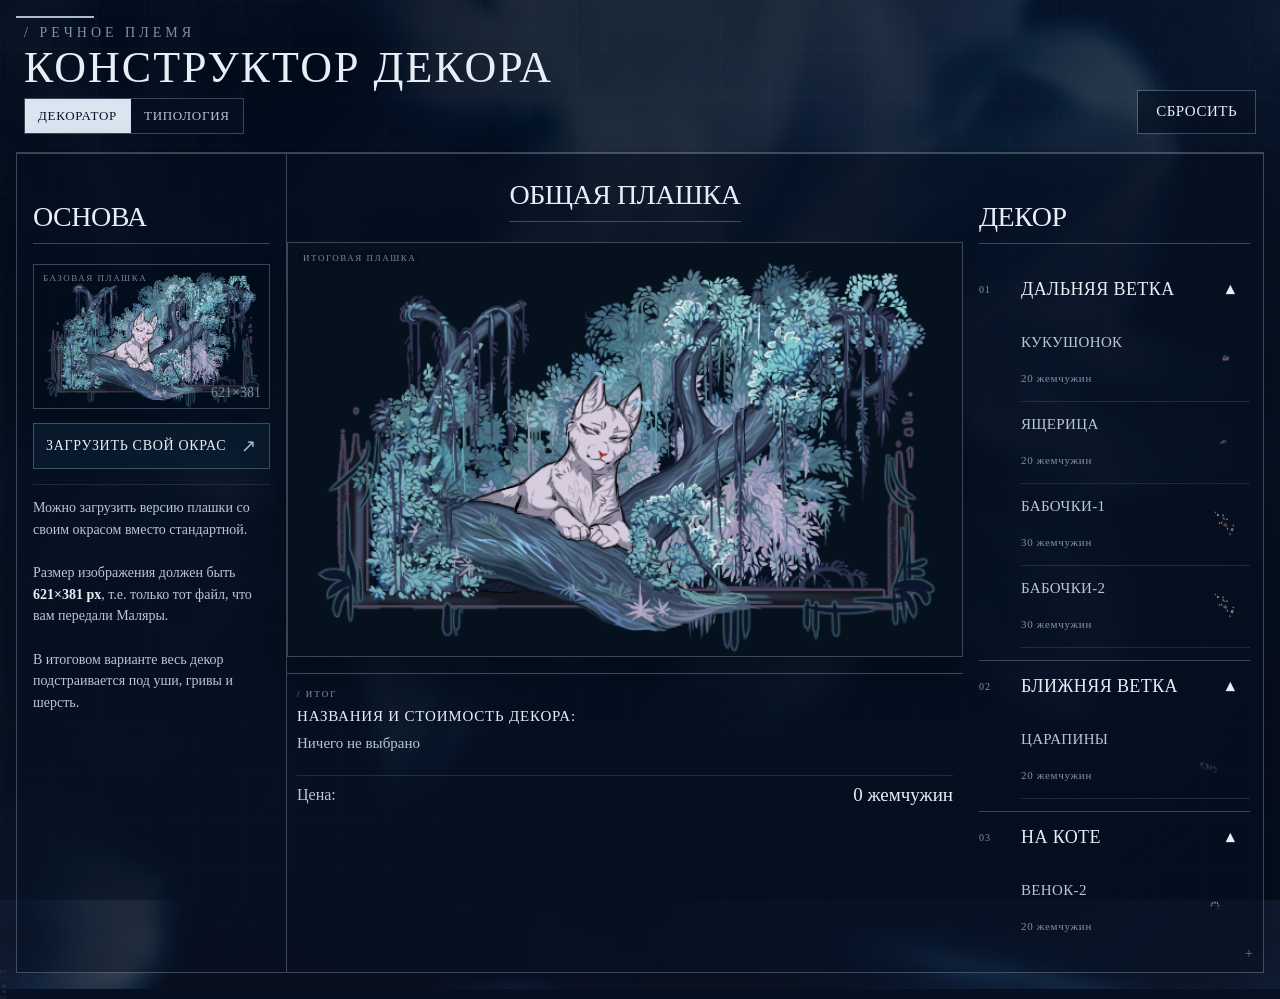
<file: index.html>
<!doctype html>
<html lang="ru">

<head>
  <meta charset="UTF-8">
  <meta
    name="viewport"
    content="width=device-width, initial-scale=1.0"
  >

  <title>Конструктор декора</title>

  <link
    rel="stylesheet"
    href="style.css"
  >
</head>


<body>

<main class="app">


  <!--    ВЕРХНЯЯ ПАНЕЛЬ  -->

 <header class="topbar">

  <div class="brand-area">

    <h1>
      Конструктор декора
    </h1>

    <nav class="site-tabs" aria-label="Навигация">

      <a
        href="index.html"
        class="site-tab active"
      >
        Декоратор
      </a>

      <a
        href="typology.html"
        class="site-tab"
      >
        Типология
      </a>

    </nav>

  </div>

  <div class="top-actions">

    <button
      id="resetBtn"
      class="secondary"
    >
      Сбросить
    </button>

  </div>

</header>

  <!-- ОСНОВНАЯ ОБЛАСТЬ -->

  <section class="workspace">


    <!-- ОСНОВА -->

    <aside class="left-panel panel">

      <div class="panel-title base-title">
        <h2>Основа</h2>
      </div>


      <div
        class="base-preview"
        id="basePreview"
      >

        <img
          src="assets/плашка1.png"
          alt="Плашка 1"
        >

      </div>


      <label class="upload-label">

        Загрузить свой окрас

        <input
          id="baseInput"
          type="file"
          accept="image/png"
        >

      </label>


      <p class="hint">

        Можно загрузить версию
        плашки со своим окрасом вместо стандартной.
        
<br>
        <br>Размер изображения должен быть
        <b>621×381 px</b>, т.е. только тот
        файл, что вам передали Маляры.
<br>

        <br>В итоговом варианте весь декор
        подстраивается под уши, гривы и шерсть.

      </p>

    </aside>



    <!--  ОБЩАЯ ПЛАШКА -->

    <section class="center-panel">

      <div class="panel-title canvas-title">

        <h2>
          Общая плашка
        </h2>

      </div>


      <div class="canvas-wrap">

        <div
          id="canvas"
          class="canvas"
        >

          <img
            id="baseImage"
            class="layer base-layer"
            src="assets/плашка1.png"
            alt="Основа"
          >

          <div id="layers"></div>

        </div>

      </div>


      <div class="info-card">

        <div class="info-title">
          Названия и стоимость декора:
        </div>


        <div
          id="selectedNames"
          class="selected-names"
        >
          Ничего не выбрано
        </div>


        <div class="price-row">

          <span>
            Цена:
          </span>

          <strong>

            <span id="totalPrice">
              0
            </span>

            жемчужин

          </strong>

        </div>

      </div>

    </section>



    <!-- ДЕКОР -->

    <aside class="right-panel panel">

      <div class="panel-title decor-title">

        <h2>
          Декор
        </h2>

      </div>


      <div id="categories"></div>

    </aside>


  </section>

</main>



<!-- ШАБЛОН ЭЛЕМЕНТА ДЕКОРА -->

<template id="itemTemplate">

  <button class="decor-item">

    <span class="item-name"></span>

    <span class="item-price"></span>

    <img
      class="item-thumb"
      alt=""
    >

  </button>

</template>



<script src="decor.js"></script>
<script src="app.js"></script>

</body>

</html>
</file>
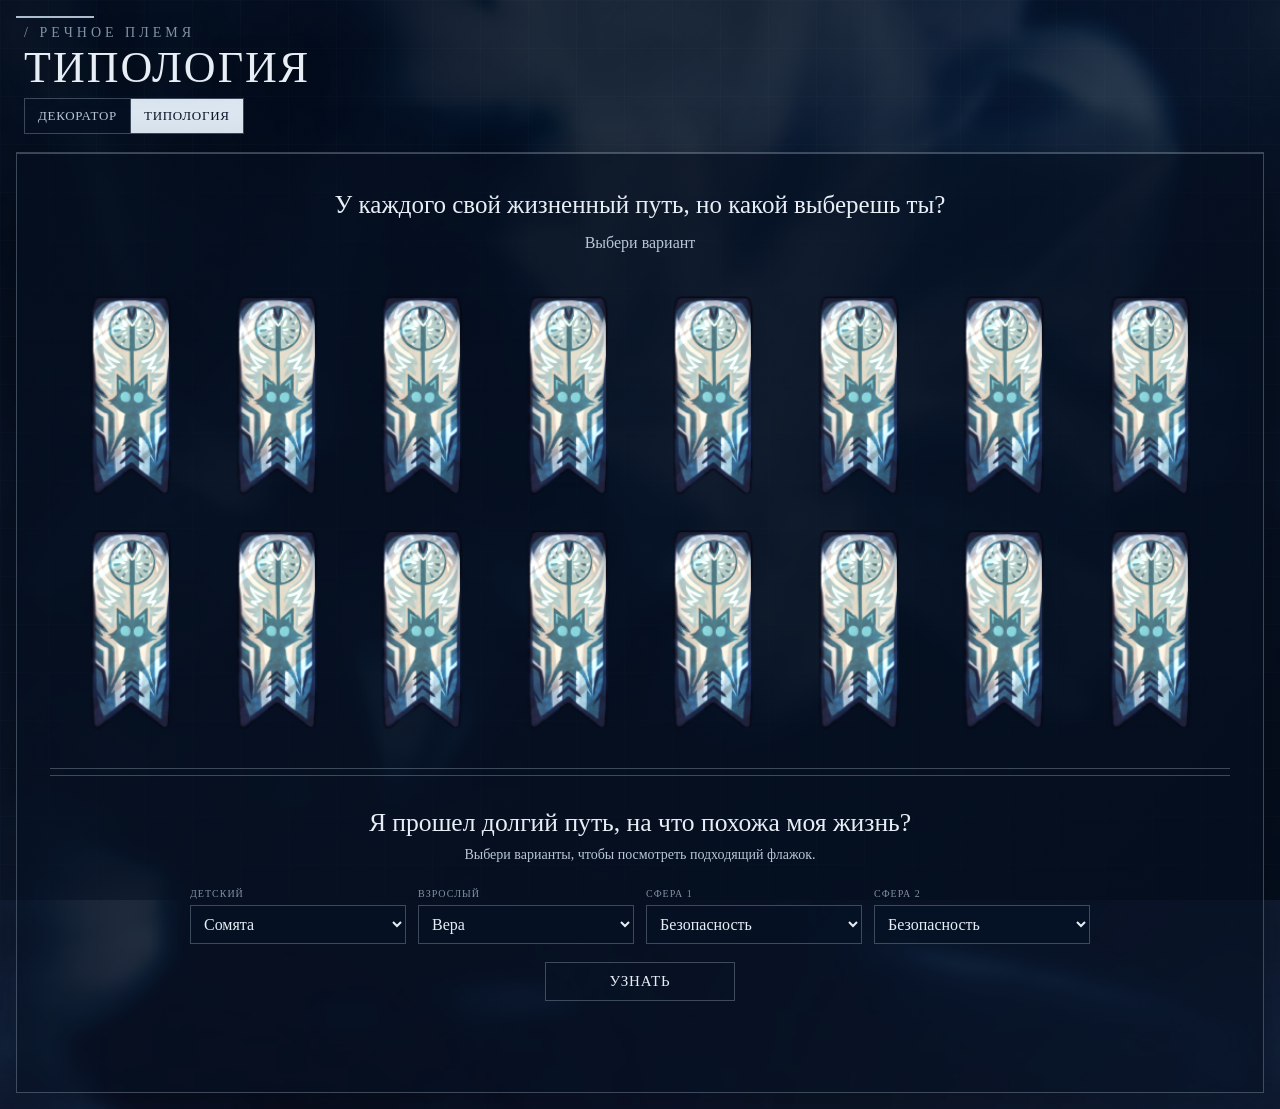
<file: typology.html>
<!doctype html>
<html lang="ru">
<head>
  <meta charset="UTF-8">
  <meta name="viewport" content="width=device-width, initial-scale=1.0">
  <title>Типология — Речное племя</title>
  <link rel="stylesheet" href="style.css">
  <link rel="stylesheet" href="typology.css">
</head>

<body>
  <main class="app">

    <header class="topbar">
      <div class="brand-area">
        <h1>Типология</h1>

        <nav class="site-tabs" aria-label="Навигация">
          <a href="index.html" class="site-tab">Декоратор</a>
          <a href="typology.html" class="site-tab active" aria-current="page">Типология</a>
        </nav>
      </div>
    </header>

    <section class="typology-workspace">
      <section class="typology-content">

        <div class="typology-intro">
          <p>У каждого свой жизненный путь, но какой выберешь ты?</p>
          <span>Выбери вариант</span>
        </div>

        <!-- СЕТКА ФЛАЖКОВ -->
        <section class="flag-section" aria-labelledby="flags-title">
          <h3 id="flags-title" class="visually-hidden">Флажки</h3>
          <div id="flagGrid" class="flag-grid"></div>
        </section>

        <!-- ПОДРОБНАЯ ИНФОРМАЦИЯ -->
        <section id="flagDetails" class="flag-details" aria-live="polite">
          <div class="details-inner">

            <div class="details-heading">
              <span class="details-kicker"></span>
              <h3 id="detailsName">Флажок 1</h3>
            </div>

            <div class="details-main">
              <div class="details-preview">
                <img id="detailsImage" src="assets/флажок1.png" alt="Флажок 1">
              </div>

              <div class="details-description">
                <h4>Описание</h4>
                <p id="detailsDescription">
                  Здесь будет небольшое описание выбранного флажка.
                </p>
              </div>

             <div class="details-table-wrap">
    <h4>Как получить</h4>

    <table class="details-table">
        <tbody id="detailsTableBody"></tbody>
    </table>
</div>
            </div>

          </div>
        </section>

        <!-- ФЛАЖОК ПО СЛОВАМ ИЗ СПИСКОВ -->
        <section class="word-section">
          <div class="section-divider"></div>

          <div class="word-heading">
            <h3>Я прошел долгий путь, на что похожа моя жизнь?</h3>
            <p>Выбери варианты, чтобы посмотреть подходящий флажок.</p>
          </div>

          <div id="wordSelectors" class="word-selectors"></div>

          <button id="wordResultButton" class="word-result-button" type="button">
            Узнать
          </button>

          <section id="wordResult" class="word-result" aria-live="polite">
            <span class="details-kicker">/ результат</span>
            <h3 id="wordResultName">Флажок 1</h3>
            <div class="word-result-main">
              <img id="wordResultImage" src="assets/флажок1.png" alt="Флажок 1">
              <p id="wordResultDescription">
                ПППАААППАВАПВАПВАП
              </p>
            </div>
          </section>

        </section>

      </section>
    </section>
  </main>

  <script src="typology.js"></script>
</body>
</html>
</file>
<file: style.css>
/* ============================================================
   ОСНОВНЫЕ ПЕРЕМЕННЫЕ */

:root {
    --bg: #071326;

    --blue-0: #071326;
    --blue-1: #0b1b31;
    --blue-2: #10253d;
    --blue-3: #17324f;
    --blue-4: #203d5b;

    --text: #e8eef5;
    --text-soft: #b8c7d6;
    --text-dim: #8192a5;

    --line: rgba(190, 208, 225, 0.30);
    --line-soft: rgba(190, 208, 225, 0.14);
    --line-strong: rgba(215, 226, 237, 0.52);

    --accent: #aebed0;
    --accent-bright: #dce7f1;

    --purple: #9a82c9;

    --panel: rgba(6, 19, 36, 0.72);
    --panel-light: rgba(15, 36, 57, 0.76);

    --shadow:
        0 20px 55px rgba(0, 0, 0, 0.34);
}


/* ============================================================
   RESET
   ============================================================ */

*,
*::before,
*::after {
    box-sizing: border-box;

    font-family:
        Georgia,
        "Times New Roman",
        serif;

    border-radius: 0 !important;
}


html {
    min-height: 100%;

    background:
        var(--bg);
}


body {
    position: relative;

    min-height: 100vh;

    margin: 0;

    padding: 16px;

    overflow-x: hidden;

    color: var(--text);

    background:
        var(--bg)
        url("assets/fon.jpg")
        center center
        / cover
        fixed
        no-repeat;
}


/* ============================================================
   ЗАТЕМНЕНИЕ ФОНА
   ============================================================ */

body::before {
    content: "";

    position: fixed;

    inset: 0;

    z-index: 0;

    pointer-events: none;

    background:
        linear-gradient(
            135deg,
            rgba(2, 11, 25, 0.78),
            rgba(7, 21, 39, 0.52),
            rgba(2, 11, 25, 0.82)
        );
}


/* ============================================================
   ТЕХНИЧЕСКАЯ СЕТКА*/

body::after {
    content: "";

    position: fixed;

    inset: 0;

    z-index: 1;

    pointer-events: none;

    opacity: 0.55;

    background-image:
        linear-gradient(
            rgba(190, 208, 225, 0.045) 1px,
            transparent 1px
        ),
        linear-gradient(
            90deg,
            rgba(190, 208, 225, 0.045) 1px,
            transparent 1px
        );

    background-size:
        48px 48px;
}


/* ============================================================
   ОСНОВНОЙ APP*/

.app {
    position: relative;

    z-index: 2;

    width: 100%;

    max-width: 1900px;

    margin: 0 auto;
}


/* ============================================================
   ВЕРХНЯЯ ПАНЕЛЬ*/

.topbar {
    position: relative;

    display: grid;

    grid-template-columns:
        1fr
        auto;

    align-items: end;

    gap: 30px;

    min-height: 86px;

    padding:
        10px
        8px
        18px;

    border-bottom:
        1px solid
        var(--line);
}


/*техническая линия сверху */

.topbar::before {
    content: "";

    position: absolute;

    top: 0;
    left: 0;

    width: 78px;

    height: 2px;

    background:
        var(--accent);
}


h1 {
    position: relative;

    margin: 0;

    font-size: clamp(
        32px,
        4vw,
        54px
    );

    line-height: 0.9;

    font-weight: 400;

    letter-spacing: 2px;

    text-transform: uppercase;

    color:
        var(--text);

    text-shadow:
        0 4px 25px
        rgba(0, 0, 0, 0.45);
}


h1::before {
    content: "/ Речное племя";

    display: block;

    margin-bottom: 8px;

    font-size: 14px;

    line-height: 1;

    font-weight: 400;

    letter-spacing: 4px;

    color:
        var(--text-dim);
}


/* ============================================================
   ВЕРХНИЕ КНОПКИ*/

.top-actions {
    display: flex;

    align-items: center;

    gap: 0;

    border:
        1px solid
        var(--line);
}


.secondary {
    min-height: 42px;

    padding:
        9px
        18px;

    color:
        var(--text);

    background:
        rgba(7, 19, 36, 0.76);

    border: 0 !important;

    border-right:
        1px solid
        var(--line) !important;

    cursor: pointer;

    font-size: 15px;

    letter-spacing: 0.5px;

    text-transform: uppercase;

    transition:
        background 0.2s ease,
        color 0.2s ease;
}


.secondary:last-child {
    border-right: 0 !important;
}


.secondary:hover {
    color:
        #071326;

    background:
        var(--accent-bright);
}


.secondary:active {
    background:
        var(--accent);
}


/* ============================================================
   ОСНОВНАЯ РАБОЧАЯ ОБЛАСТЬ*/

.workspace {
    position: relative;

    display: grid;

    grid-template-columns:
        290px
        minmax(600px, 1fr)
        330px;

    gap: 0;

    min-height: 820px;

    margin-top: 0;

    background:
        rgba(5, 16, 31, 0.62);

    border:
        1px solid
        var(--line);

    box-shadow:
        var(--shadow);

    backdrop-filter:
        blur(7px);

    -webkit-backdrop-filter:
        blur(7px);
}


/* ============================================================
   ВЕРТИКАЛЬНЫЕ РАЗДЕЛИТЕЛИ*/

.workspace > .panel {
    min-width: 0;

    padding:
        22px 20px;

    border-right:
        1px solid
        var(--line);
}


.workspace > .panel:last-child {
    border-right: 0;
}


/* ============================================================
   ДЕКОРАТИВНЫЕ + НА ГРАНИЦАХ*/

.workspace::after {
    content: "+";

    position: absolute;

    right: 10px;
    bottom: 10px;

    z-index: 5;

    color:
        rgba(220, 231, 241, 0.48);

    font-size: 14px;

    pointer-events: none;
}


/* ============================================================
   ЗАГОЛОВКИ ПАНЕЛЕЙ */

.panel-title {
    position: relative;

    display: flex;

    align-items: flex-end;

    min-height: 68px;

    margin-bottom: 20px;

    padding:
        22px 0 12px;

    background:
        transparent;

    border: 0;

    border-bottom:
        1px solid
        var(--line);

    box-shadow: none;

    backdrop-filter: none;

    -webkit-backdrop-filter: none;
}


/* Номер секции */

.panel-title::before {
    position: absolute;

    top: 0;
    left: 0;

    font-family:
        Georgia,
        serif;

    font-size: 11px;

    letter-spacing: 2px;

    color:
        var(--text-dim);
}

.panel-title h2 {
    margin: 0;

    font-size: 28px;

    line-height: 1;

    font-weight: 400;

    letter-spacing: -0.5px;

    text-transform: uppercase;

    color:
        var(--text);
}


/* ============================================================
   ЛЕВАЯ ПАНЕЛЬ */

.left-panel {
    position: relative;
}


/* ============================================================
   ПРЕВЬЮ ОСНОВЫ*/

.base-preview {
    position: relative;

    width: 100%;

    aspect-ratio:
        621 / 381;

    display: grid;

    place-items: center;

    overflow: hidden;

    margin-bottom: 14px;

    background:
        rgba(4, 15, 29, 0.72);

    border:
        1px solid
        var(--line);

    box-shadow:
        0 12px 32px
        rgba(0, 0, 0, 0.25);
}


.base-preview::before {
    content: "БАЗОВАЯ ПЛАШКА";

    position: absolute;

    top: 8px;
    left: 9px;

    z-index: 3;

    font-size: 9px;

    letter-spacing: 1.5px;

    color:
        rgba(220, 231, 241, 0.55);
}


.base-preview::after {
    content: "621×381";

    position: absolute;

    right: 8px;
    bottom: 7px;

    z-index: 3;

    font-size: 14px;

    color:
        rgba(220, 231, 241, 0.5);
}


.base-preview img {
    width: 100%;

    height: 100%;

    object-fit: contain;
}


/* ============================================================
  загрузить */

.upload-label {
    position: relative;

    display: flex;

    align-items: center;

    justify-content: space-between;

    width: 100%;

    min-height: 46px;

    padding:
        10px
        12px;

    margin-bottom: 15px;

    color:
        var(--text);

    background:
        rgba(11, 29, 48, 0.76);

    border:
        1px solid
        var(--line);

    cursor: pointer;

    font-size: 14px;

    text-transform: uppercase;

    letter-spacing: 0.7px;

    transition:
        background 0.2s ease,
        border-color 0.2s ease;
}


.upload-label::after {
    content: "↗";

    font-size: 18px;

    color:
        var(--accent);
}


.upload-label:hover {
    background:
        rgba(29, 52, 76, 0.88);

    border-color:
        var(--line-strong);
}


.upload-label input {
    display: none;
}


/* ============================================================
   ПОДСКАЗКА*/

.hint {
    margin: 0;

    padding:
        12px 0;

    color:
        var(--text-soft);

    border-top:
        1px solid
        var(--line-soft);

    font-size: 14px;

    line-height: 1.55;
}


.hint b {
    color:
        var(--text);
}


.hint code {
    padding:
        2px 5px;

    color:
        var(--text);

    background:
        rgba(150, 170, 190, 0.10);

    border:
        1px solid
        var(--line-soft);
}


/* ============================================================
   ЦЕНТРАЛЬНАЯ ПАНЕЛЬ*/

.center-panel {
    display: flex;

    flex-direction: column;

    align-items: center;

    min-width: 0;
}

.canvas-wrap {
    position: relative;

    width: min(
        100%,
        900px
    );

    padding: 0;

    background:
        rgba(4, 14, 28, 0.74);

    border:
        1px solid
        var(--line);

    box-shadow:
        0 18px 45px
        rgba(0, 0, 0, 0.30);
}


.canvas-wrap::before {
    content: "ИТОГОВАЯ ПЛАШКА";

    position: absolute;

    top: 8px;
    left: 10px;

    z-index: 10;

    padding:
        2px 5px;

    font-size: 9px;

    letter-spacing: 1.5px;

    color:
        rgba(225, 234, 242, 0.55);

    background:
        rgba(4, 14, 28, 0.55);
}

.canvas {
    position: relative;

    width: 100%;

    aspect-ratio:
        621 / 381;

    overflow: hidden;

    background:
        rgba(7, 18, 32, 0.90);

    border: 0;
}


/* ============================================================
   СЛОИ КАНВЫ*/

.layer {
    position: absolute;

    inset: 0;

    width: 100%;

    height: 100%;

    object-fit: fill;

    pointer-events: none;
}


.base-layer {
    z-index: 1;
}


.decor-layer {
    position: absolute;

    inset: 0;

    width: 100%;

    height: 100%;

    object-fit: fill;

    pointer-events: none;
}


/* ============================================================
  ИНФА*/

.info-card {
    position: relative;

    width: min(
        100%,
        900px
    );

    min-height: 115px;

    margin-top: 16px;

        padding:
        15px 10px 15px;

    background:
        transparent;

    border: 0;

    border-top:
        1px solid
        var(--line);

    box-shadow: none;

    backdrop-filter: none;

    -webkit-backdrop-filter: none;
}


.info-card::before {
    content: "/ ИТОГ";

    display: block;

    margin-bottom: 9px;

    font-size: 9px;

    letter-spacing: 2px;

    color:
        var(--text-dim);
}


.info-title {
    margin-bottom: 7px;

    font-size: 15px;

    text-transform: uppercase;

    letter-spacing: 0.8px;

    color:
        var(--text);
}


.selected-names {
    min-height: 34px;

    color:
        var(--text-soft);

    font-size: 15px;

    line-height: 1.5;
}


/* ============================================================
   ОТДЕЛЬНАЯ СТРОКА ВЫБРАННОГО ДЕКОРА*/

.selected-decor-row {
    display: block;

    width: 100%;

    padding:
        3px 0;

    color:
        var(--text-soft);

    white-space: normal;
    overflow: hidden;

    text-overflow: ellipsis;
}


.price-row {
    display: flex;

    align-items: center;

    justify-content: space-between;

    margin-top: 9px;

    padding-top: 8px;

    border-top:
        1px solid
        var(--line-soft);

    font-size: 16px;

    color:
        var(--text-soft);
}


.price-row strong {
    font-size: 19px;

    font-weight: 400;

    color:
        var(--text);
}


/* ============================================================
   ПРАВАЯ ПАНЕЛЬ */

.right-panel {
    position: relative;

    max-height: 790px;

    overflow-y: auto;
    overflow-x: hidden;

    padding-right: 13px !important;
}

/* ============================================================
СКРОЛЛ*/

.right-panel::-webkit-scrollbar,
.category-body::-webkit-scrollbar {
    width: 5px;
}


.right-panel::-webkit-scrollbar-track,
.category-body::-webkit-scrollbar-track {
    background:
        rgba(3, 12, 24, 0.45);
}


.right-panel::-webkit-scrollbar-thumb,
.category-body::-webkit-scrollbar-thumb {
    background:
        rgba(180, 200, 220, 0.32);
}


.right-panel::-webkit-scrollbar-thumb:hover,
.category-body::-webkit-scrollbar-thumb:hover {
    background:
        rgba(210, 225, 238, 0.55);
}


.right-panel,
.category-body {
    scrollbar-width: thin;

    scrollbar-color:
        rgba(180, 200, 220, 0.32)
        rgba(3, 12, 24, 0.45);
}


/* ============================================================
   КАТЕГОРИИ */

.category {
    position: relative;

    margin-bottom: 0;

    overflow: hidden;

    background:
        transparent;

    border: 0;

    border-bottom:
        1px solid
        var(--line);
}


/* ============================================================
   КАТЕГОРИИ */

.category-head {
    position: relative;

    width: 100%;

    min-height: 52px;

    display: grid;

    grid-template-columns:
        42px
        1fr
        28px;

    align-items: center;

    padding:
        8px 0;

    text-align: left;

    color:
        var(--text);

    background:
        transparent;

    border: 0;

    cursor: pointer;

    font-size: 18px;

    text-transform: uppercase;

    letter-spacing: 0.4px;

    transition:
        color 0.2s ease,
        background 0.2s ease;
}


/* Номер категории */

.category-head::before {
    counter-increment: category;

    content:
        counter(category, decimal-leading-zero);

    color:
        var(--text-dim);

    font-size: 10px;

    letter-spacing: 1px;
}


.right-panel {
    counter-reset: category;
}


.category-head:hover {
    color:
        var(--accent-bright);

    background:
        rgba(160, 180, 200, 0.055);
}


/* ============================================================
   СТРЕЛОЧКА */

.arrow {
    font-size: 16px;

    text-align: right;

    color:
        var(--text-dim);

    transition:
        transform 0.25s ease,
        color 0.2s ease;
}


.category.open .arrow {
    color:
        var(--text);

    transform:
        rotate(180deg);
}

.category-body {
    display: none;

    max-height: 420px;

    overflow-y: auto;
    overflow-x: hidden;

    padding:
        4px
        0
        12px
        42px;

    background:
        transparent;
}


.category.open .category-body {
    display: block;
}


/* ============================================================
   ДЕКОР*/

.decor-item {
    position: relative;

    display: grid;

    grid-template-columns:
        1fr
        74px;

    grid-template-rows:
        auto
        auto;

    width: 100%;

    min-height: 82px;

    margin: 0;

    padding:
        10px
        0;

    text-align: left;

    color:
        var(--text-soft);

    background:
        transparent;

    border: 0 !important;

    border-bottom:
        1px solid
        var(--line-soft) !important;

    cursor: pointer;

    box-shadow: none;

    transition:
        background 0.2s ease,
        color 0.2s ease,
        padding 0.2s ease;
}


.decor-item::before {
    content: "→";

    position: absolute;

    left: -20px;

    top: 12px;

    color:
        transparent;

    font-size: 14px;

    transition:
        color 0.2s ease,
        transform 0.2s ease;
}


.decor-item:hover {
    color:
        var(--text);

    background:
        rgba(160, 180, 200, 0.045);
}


.decor-item:active {
    background:
        rgba(160, 180, 200, 0.075);
}


.decor-item:hover::before {
    color:
        var(--accent);

    transform:
        translateX(3px);
}


.decor-item:active {
    padding-left: 7px;
}


/* ============================================================
 ВЫБОР */

.decor-item.selected {
    color:
        var(--accent-bright);

    background:
        rgba(160, 180, 200, 0.075);

    box-shadow: none;
}


.decor-item.selected::before {
    color:
        var(--accent-bright);
}


/* Маленькая отметка выбранного */

.decor-item.selected::after {
    content: "ВЫБРАНО";

    position: absolute;

    right: 80px;

    top: 11px;

    font-size: 7px;

    letter-spacing: 1.5px;

    color:
        var(--accent);
}


/* ============================================================
   НАЗВАНИЕ ДЕКОР*/

.item-name {
    display: block;

    grid-column: 1;

    grid-row: 1;

    align-self: center;

    overflow: hidden;

    white-space: nowrap;

    text-overflow: ellipsis;

    padding: 0;

    color:
        inherit;

    background:
        transparent;

    border: 0;

    font-family:
        Georgia,
        "Times New Roman",
        serif;

    font-size: 15px;

    line-height: 1.2;

    text-transform: uppercase;

    letter-spacing: 0.35px;
}


/* ============================================================
   ЦЕНА */

.item-price {
    display: block;

    grid-column: 1;

    grid-row: 2;
   
    padding-top: 10px;
   
    margin:
        7px
        0
        0;

    color:
        var(--text-dim);

    font-size: 11px;

    letter-spacing: 0.7px;
}


/* ============================================================
   THUMBNAIL КОРОЧЕ*/

.item-thumb {
    position: absolute;

    top: 7px;

    right: 0;

    width: 66px;

    height: 66px;

    object-fit: contain;

    opacity: 0.82;

    transition:
        opacity 0.2s ease,
        transform 0.2s ease;
}


.decor-item:hover .item-thumb {
    opacity: 1;

    transform:
        scale(1.04);
}


.decor-item.selected .item-thumb {
    opacity: 1;
}


/* ============================================================
   НИЧЕГО */

.empty {
    padding:
        12px
        0;

    color:
        var(--text-dim);

    font-size: 12px;

    text-transform: uppercase;

    letter-spacing: 0.8px;
}


/* ============================================================
   ДОПОЛНИТЕЛЬНЫЕ ТЕХНИЧЕСКИЕ МАРКЕРЫ*/

.left-panel::after {
    content: "бля :3";

    position: absolute;

    left: -9px;

    bottom: 4px;

    transform:
        rotate(-90deg)
        translateX(-100%);

    transform-origin:
        left bottom;

    color:
        rgba(190, 208, 225, 0.22);

    font-size: 8px;

    letter-spacing: 2px;

    pointer-events: none;
}


.center-panel::after {
    content: "";

    position: absolute;

    right: 8px;

    bottom: 7px;

    color:
        rgba(190, 208, 225, 0.20);

    font-size: 8px;

    letter-spacing: 2px;

    pointer-events: none;
}


/* ============================================================
   ПЛАВНОЕ ПОЯВЛЕНИЕ */

body:not(.page-ready) .app {
    opacity: 0;

    transform:
        translateY(34px);

    pointer-events: none;
}


body.page-ready .app {
    animation:
        decoratorEnter
        1.1s
        cubic-bezier(0.22, 1, 0.36, 1)
        forwards;
}


@keyframes decoratorEnter {

    0% {
        opacity: 0;

        transform:
            translateY(34px);
    }

    100% {
        opacity: 1;

        transform:
            translateY(0);
    }

}


/* ============================================================
   ПОСЛЕДОВАТЕЛЬНОЕ ПОЯВЛЕНИЕ ВНУТРИ ИНТЕРФЕЙСА */

body.page-ready .topbar {
    animation:
        elementReveal
        0.55s
        ease
        both;
}


body.page-ready .left-panel {
    animation:
        elementReveal
        0.6s
        0.12s
        ease
        both;
}


body.page-ready .center-panel {
    animation:
        elementReveal
        0.6s
        0.20s
        ease
        both;
}


body.page-ready .right-panel {
    animation:
        elementReveal
        0.6s
        0.30s
        ease
        both;
}


@keyframes elementReveal {

    from {
        opacity: 0;

        transform:
            translateY(14px);
    }

    to {
        opacity: 1;

        transform:
            translateY(0);
    }

}

@media (prefers-reduced-motion: reduce) {

    body:not(.page-ready) .app {
        opacity: 1;

        transform:
            none;

        pointer-events: auto;
    }


    body.page-ready .app,
    body.page-ready .topbar,
    body.page-ready .left-panel,
    body.page-ready .center-panel,
    body.page-ready .right-panel {
        animation: none;
    }

}


/* ============================================================
   АДАПТАЦИЯ */

@media (max-width: 1400px) {

    .workspace {
        grid-template-columns:
            270px
            minmax(500px, 1fr)
            300px;
    }


    .workspace > .panel {
        padding-left: 16px;
        padding-right: 16px;
    }


    h1 {
        font-size: 44px;
    }

}

@media (max-width: 1100px) {

    .workspace {
        grid-template-columns:
            280px
            1fr;
    }


    .right-panel {
        grid-column:
            1 / -1;

        max-height:
            none;

        border-top:
            1px solid
            var(--line);
    }


    .workspace > .panel:nth-child(2) {
        border-right: 0;
    }

}

@media (max-width: 700px) {

    body {
        padding: 7px;
    }


    .topbar {
        grid-template-columns:
            1fr;

        gap: 15px;

        min-height: auto;
    }


    .top-actions {
        width: 100%;
    }


    .secondary {
        flex: 1;
    }


    .workspace {
        grid-template-columns:
            1fr;

        min-height:
            auto;
    }


    .workspace > .panel {
        border-right: 0;

        border-bottom:
            1px solid
            var(--line);
    }


    .workspace > .panel:last-child {
        border-bottom: 0;
    }


    .right-panel {
        grid-column:
            auto;
    }


    h1 {
        font-size:
            34px;

        letter-spacing:
            -1px;
    }


    .panel-title h2 {
        font-size:
            25px;
    }


    .category-head {
        font-size:
            17px;
    }

}

.brand-area {
  min-width: 0;
}

.site-tabs {
  display: flex;
  align-items: stretch;
  width: max-content;
  margin-top: 10px;
  border: 1px solid var(--line);
}

.site-tab {
  display: flex;
  align-items: center;
  min-height: 34px;
  padding: 6px 13px;
  color: var(--text-soft);
  background: rgba(7, 19, 36, 0.76);
  border-right: 1px solid var(--line);
  text-decoration: none;
  text-transform: uppercase;
  font-size: 13px;
  letter-spacing: 0.7px;
  transition: background 0.2s ease, color 0.2s ease;
}

.site-tab:last-child {
  border-right: 0;
}

.site-tab:hover,
.site-tab.active {
  color: #071326;
  background: var(--accent-bright);
}

.site-tab:active {
  background: var(--accent);
}
</file>
<file: typology.css>
.brand-area {
  min-width: 0;
}

.site-tabs {
  display: flex;
  align-items: stretch;
  width: max-content;
  margin-top: 10px;
  border: 1px solid var(--line);
}

.site-tab {
  display: flex;
  align-items: center;
  min-height: 34px;
  padding: 6px 13px;
  color: var(--text-soft);
  background: rgba(7, 19, 36, 0.76);
  border-right: 1px solid var(--line);
  text-decoration: none;
  text-transform: uppercase;
  font-size: 13px;
  letter-spacing: 0.7px;
  transition:
    background 0.2s ease,
    color 0.2s ease;
}

.site-tab:last-child {
  border-right: 0;
}

.site-tab:hover,
.site-tab.active {
  color: #071326;
  background: var(--accent-bright);
}

.site-tab:active {
  background: var(--accent);
}

/* ============================================================
   СТРАНИЦА ТИПОЛОГИИ*/

.typology-workspace {
  position: relative;
  min-height: 820px;
  margin-top: 0;
  padding: 0 30px 60px;
  background: rgba(5, 16, 31, 0.62);
  border: 1px solid var(--line);
  box-shadow: var(--shadow);
  backdrop-filter: blur(7px);
  -webkit-backdrop-filter: blur(7px);
}

.typology-title {
  width: 100%;
  margin-bottom: 0;
}

.typology-content {
  width: min(100%, 1180px);
  margin: 0 auto;
}

.typology-intro {
  padding: 34px 0 26px;
  text-align: center;
}

.typology-intro p {
  margin: 0 0 13px;
  color: var(--text);
  font-size: clamp(18px, 2vw, 25px);
  line-height: 1.35;
}

.typology-intro span {
  color: var(--text-soft);
  font-size: 16px;
}

/* ============================================================
   СЕТКА ФЛАЖКОВ */

.flag-grid {
    display: grid;
    grid-template-columns: repeat(8, minmax(0, 1fr));
    gap: 34px 24px;
    padding: 18px 20px 38px;
    border-bottom: 1px solid var(--line);
}

.flag-card {
  min-width: 0;
  text-align: center;
}

.flag-card {
    min-width: 0;
    text-align: center;
    position: relative;
}

.flag-button {
    position: relative;
    display: block;
    width: 100%;
    padding: 0;
    border: 0;
    background: transparent;
    cursor: pointer;
    z-index: 1;

}

.flag-button::after {
    content: "";
    position: absolute;

    top: 30%;
    right: 30%;
    bottom: 30%;
    left: 30%;

    background: var(--accent-bright);

    filter: blur(40px);

    opacity: 0;

    z-index: -1;

    transform: translate3d(0, 0, 0) scale(0.82);

    transition:
        opacity 0.25s ease,
        transform 0.25s ease;
}

.flag-button img {
    position: relative;
    display: block;

    width: 100%;
    height: 200px;

    object-fit: contain;

    transform: translate3d(0, 0, 0) scale(1);
    transform-origin: 50% 50%;

    transition: transform 0.18s ease;

    backface-visibility: hidden;
    -webkit-backface-visibility: hidden;
    will-change: transform;
}

.flag-card:hover .flag-button img {
    transform: translate3d(0, 0, 0) scale(1.08);
}

.flag-card.is-selected .flag-button img {
    transform: translate3d(0, 0, 0) scale(1.08);
}

.flag-card:hover .flag-button::after,
.flag-card.is-selected .flag-button::after {
    opacity: 0.8;
    transform: translate3d(0, 0, 0) scale(0.98);
}
/* ============================================================
   ПОДРОБНОСТИ */

.flag-details {
  display: grid;
  grid-template-rows: 0fr;
  opacity: 0;
  overflow: hidden;
  transition:
    grid-template-rows 0.45s ease,
    opacity 0.3s ease;
}

.flag-details.is-open {
  grid-template-rows: 1fr;
  opacity: 1;
}

.details-inner {
  min-height: 0;
  overflow: hidden;
}

.details-heading {
  padding: 28px 0 18px;
  text-align: center;
}

.details-kicker {
  display: block;
  margin-bottom: 7px;
  color: var(--text-dim);
  font-size: 10px;
  letter-spacing: 2px;
  text-transform: uppercase;
}

.details-heading h3,
.word-result h3 {
  margin: 0;
  color: var(--text);
  font-size: 27px;
  font-weight: 400;
}

.details-main {
  display: grid;
  grid-template-columns: minmax(260px, 0.8fr) minmax(250px, 1fr);
  gap: 24px 34px;
  padding-bottom: 34px;
}

.details-preview {
  grid-row: span 2;
  display: flex;
  align-items: center;
  justify-content: center;
  min-height: 300px;
  padding: 18px;
  background: rgba(4, 14, 28, 0.52);
  border: 1px solid var(--line);
}

.details-preview img {
  display: block;
  width: 100%;
  max-width: 430px;
  max-height: 360px;
  object-fit: contain;
}

.details-description,
.details-table-wrap {
  padding-top: 5px;
}

.details-description h4,
.details-table-wrap h4 {
  margin: 0 0 9px;
  color: var(--text);
  font-size: 14px;
  font-weight: 400;
  letter-spacing: 0.8px;
  text-transform: uppercase;
}

.details-description p {
  margin: 0;
  color: var(--text-soft);
  font-size: 15px;
  line-height: 1.6;
}

.details-table {
  width: 100%;
  border-collapse: collapse;
  color: var(--text-soft);
  font-size: 14px;
}

.details-table td {
    width: 25%;
    padding: 9px 10px;
    text-align: left;
    vertical-align: top;
    border-top: 1px solid var(--line-soft);
}
/* ============================================================
   НИЖНИЙ БЛОК ПО СЛОВАМ */

.word-section {
  padding-top: 6px;
}

.section-divider {
  width: 100%;
  height: 1px;
  margin: 0 0 32px;
  background: var(--line);
}

.word-heading {
  text-align: center;
}

.word-heading h3 {
  margin: 0 0 9px;
  color: var(--text);
  font-size: clamp(19px, 2vw, 26px);
  font-weight: 400;
}

.word-heading p {
  margin: 0;
  color: var(--text-soft);
  font-size: 14px;
}

.word-selectors {
  display: grid;
  grid-template-columns: repeat(4, minmax(0, 1fr));
  gap: 12px;
  margin: 25px auto 18px;
  max-width: 900px;
}

.word-select {
  display: flex;
  flex-direction: column;
  gap: 6px;
}

.word-select > span {
  color: var(--text-dim);
  font-size: 10px;
  letter-spacing: 1px;
  text-transform: uppercase;
}

.word-select select {
  width: 100%;
  min-height: 39px;
  padding: 7px 9px;
  color: var(--text);
  background: rgba(7, 19, 36, 0.84);
  border: 1px solid var(--line);
  outline: 0;
  font: inherit;
  cursor: pointer;
}

.word-select select:focus {
  border-color: var(--line-strong);
}

.word-result-button {
  display: block;
  min-width: 190px;
  margin: 0 auto;
  padding: 10px 18px;
  color: var(--text);
  background: rgba(7, 19, 36, 0.76);
  border: 1px solid var(--line);
  cursor: pointer;
  font: inherit;
  font-size: 15px;
  text-transform: uppercase;
  letter-spacing: 0.8px;
  transition:
    background 0.2s ease,
    color 0.2s ease;
}

.word-result-button:hover {
  color: #071326;
  background: var(--accent-bright);
}

.word-result {
  display: grid;
  grid-template-rows: 0fr;
  max-height: 0;
  margin-top: 30px;
  padding: 0 0;
  overflow: hidden;
  opacity: 0;
  border-top: 1px solid transparent;
  transition:
    max-height 0.5s ease,
    opacity 0.35s ease,
    padding 0.45s ease,
    border-color 0.35s ease;
}

.word-result.is-open {
  max-height: 650px;
  padding: 25px 0 5px;
  opacity: 1;
  border-top-color: var(--line);
}

.word-result > .details-kicker,
.word-result > h3 {
  text-align: center;
}

.word-result-main {
  display: grid;
  grid-template-columns: minmax(240px, 360px) 1fr;
  align-items: center;
  gap: 30px;
  margin-top: 18px;
}

.word-result-main img {
  display: block;
  width: 100%;
  max-height: 290px;
  object-fit: contain;
}

.word-result-main p {
  margin: 0;
  color: var(--text-soft);
  font-size: 15px;
  line-height: 1.6;
}

/* ============================================================
   СКРЫТЫЙ ДОСТУПНЫЙ ЗАГОЛОВОК */

.visually-hidden {
  position: absolute;
  width: 1px;
  height: 1px;
  padding: 0;
  margin: -1px;
  overflow: hidden;
  clip: rect(0, 0, 0, 0);
  white-space: nowrap;
  border: 0;
}

/* ============================================================
   ДЛЯ ТЕЛЕФОНА */

@media (max-width: 1050px) {
  .flag-grid {
    grid-template-columns: repeat(4, minmax(0, 1fr));
  }

  .details-main {
    grid-template-columns: 1fr;
  }

  .details-preview {
    grid-row: auto;
  }

  .word-selectors {
    grid-template-columns: repeat(2, minmax(0, 1fr));
  }
}

@media (max-width: 700px) {
  .typology-workspace {
    padding: 0 16px 40px;
  }

  .flag-grid {
    grid-template-columns: repeat(2, minmax(0, 1fr));
    gap: 22px 16px;
    padding-inline: 4px;
  }

  .flag-button img {
    height: 105px;
  }

  .word-selectors {
    grid-template-columns: 1fr;
  }

  .word-result-main {
    grid-template-columns: 1fr;
  }

  .site-tabs {
    width: 100%;
  }

  .site-tab {
    flex: 1;
    justify-content: center;
  }
}

@media (max-width: 700px) {

  .typology-workspace {
    box-sizing: border-box;
    width: 100%;
    overflow: hidden;
  }

  .typology-content {
    width: 100%;
    max-width: 100%;
    min-width: 0;
  }

  .flag-grid {
    width: 100%;
    box-sizing: border-box;
    min-width: 0;
  }

  .flag-card,
  .flag-button {
    min-width: 0;
    max-width: 100%;
  }

  .flag-button img {
    width: 100%;
    max-width: 100%;
    height: 100px;
    object-fit: contain;
  }

  .flag-details {
    width: 100%;
    max-width: 100%;
    min-width: 0;
    box-sizing: border-box;
  }

  .details-inner {
    width: 100%;
    max-width: 100%;
    min-width: 0;
    overflow: visible;
    box-sizing: border-box;
  }

  .details-heading {
    padding: 22px 4px 16px;
    box-sizing: border-box;
  }

  .details-heading h3 {
    font-size: 21px;
    line-height: 1.3;
    overflow-wrap: anywhere;
  }

  .details-main {
    width: 100%;
    max-width: 100%;
    min-width: 0;
    display: grid;
    grid-template-columns: 1fr;
    gap: 18px;
    padding-bottom: 24px;
    box-sizing: border-box;
  }

  .details-preview {
    width: 100%;
    max-width: 100%;
    min-width: 0;
    min-height: 190px;
    height: auto;
    padding: 12px;
    box-sizing: border-box;
  }

  .details-preview img {
    width: 100%;
    max-width: 100%;
    max-height: 220px;
    object-fit: contain;
  }

  .details-description,
  .details-table-wrap {
    width: 100%;
    max-width: 100%;
    min-width: 0;
    box-sizing: border-box;
  }

  .details-description p {
    overflow-wrap: anywhere;
    word-break: break-word;
  }

  .details-table-wrap {
    overflow-x: auto;
    -webkit-overflow-scrolling: touch;
  }

  .details-table {
    width: 100%;
    max-width: 100%;
    table-layout: fixed;
    font-size: 12px;
  }

  .details-table td {
    width: 25%;
    padding: 7px 5px;
    overflow-wrap: anywhere;
    word-break: break-word;
    white-space: normal;
  }

  .flag-card:hover .flag-button img,
  .flag-card.is-selected .flag-button img {
    transform: translate3d(0, 0, 0) scale(1.03);
  }

}


@media (max-width: 700px) {

  .details-table td {
    white-space: nowrap;
    overflow: hidden;
    text-overflow: ellipsis;
    word-break: normal;
    overflow-wrap: normal;
  }

}
</file>
